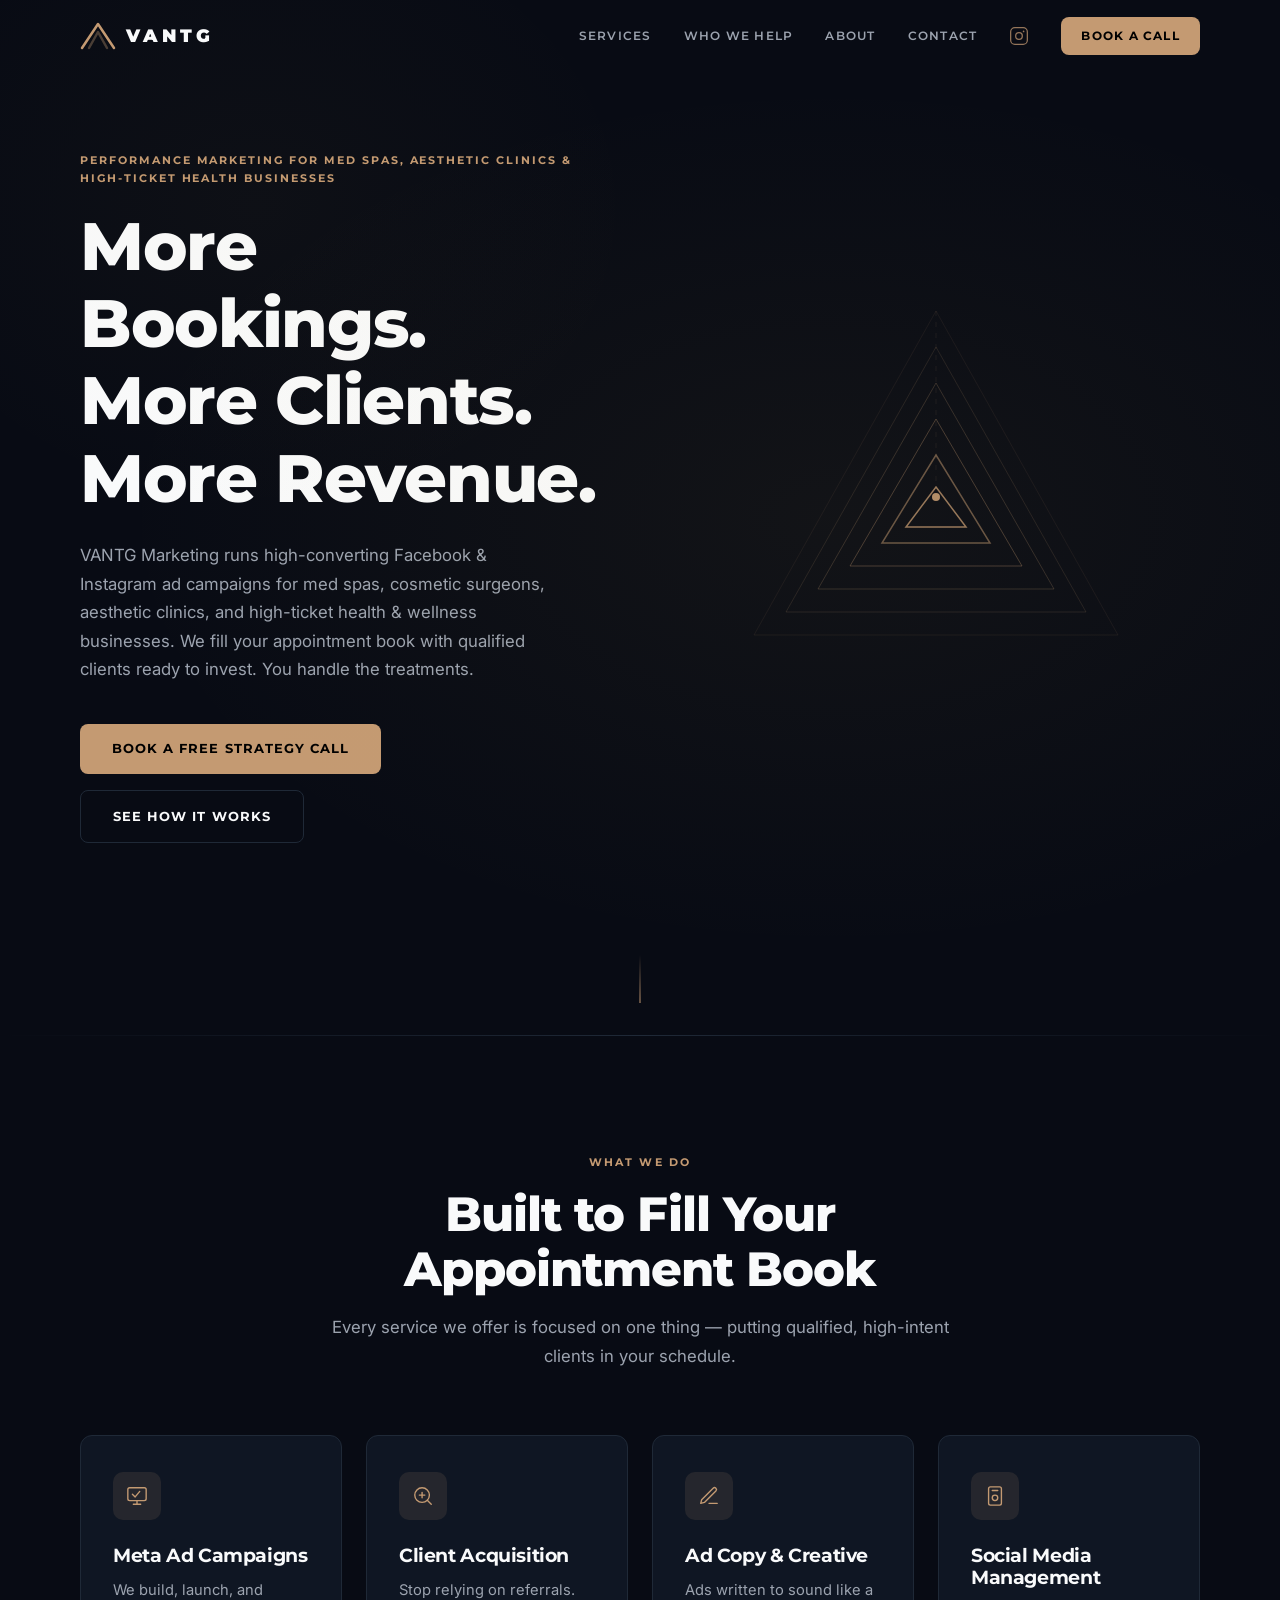
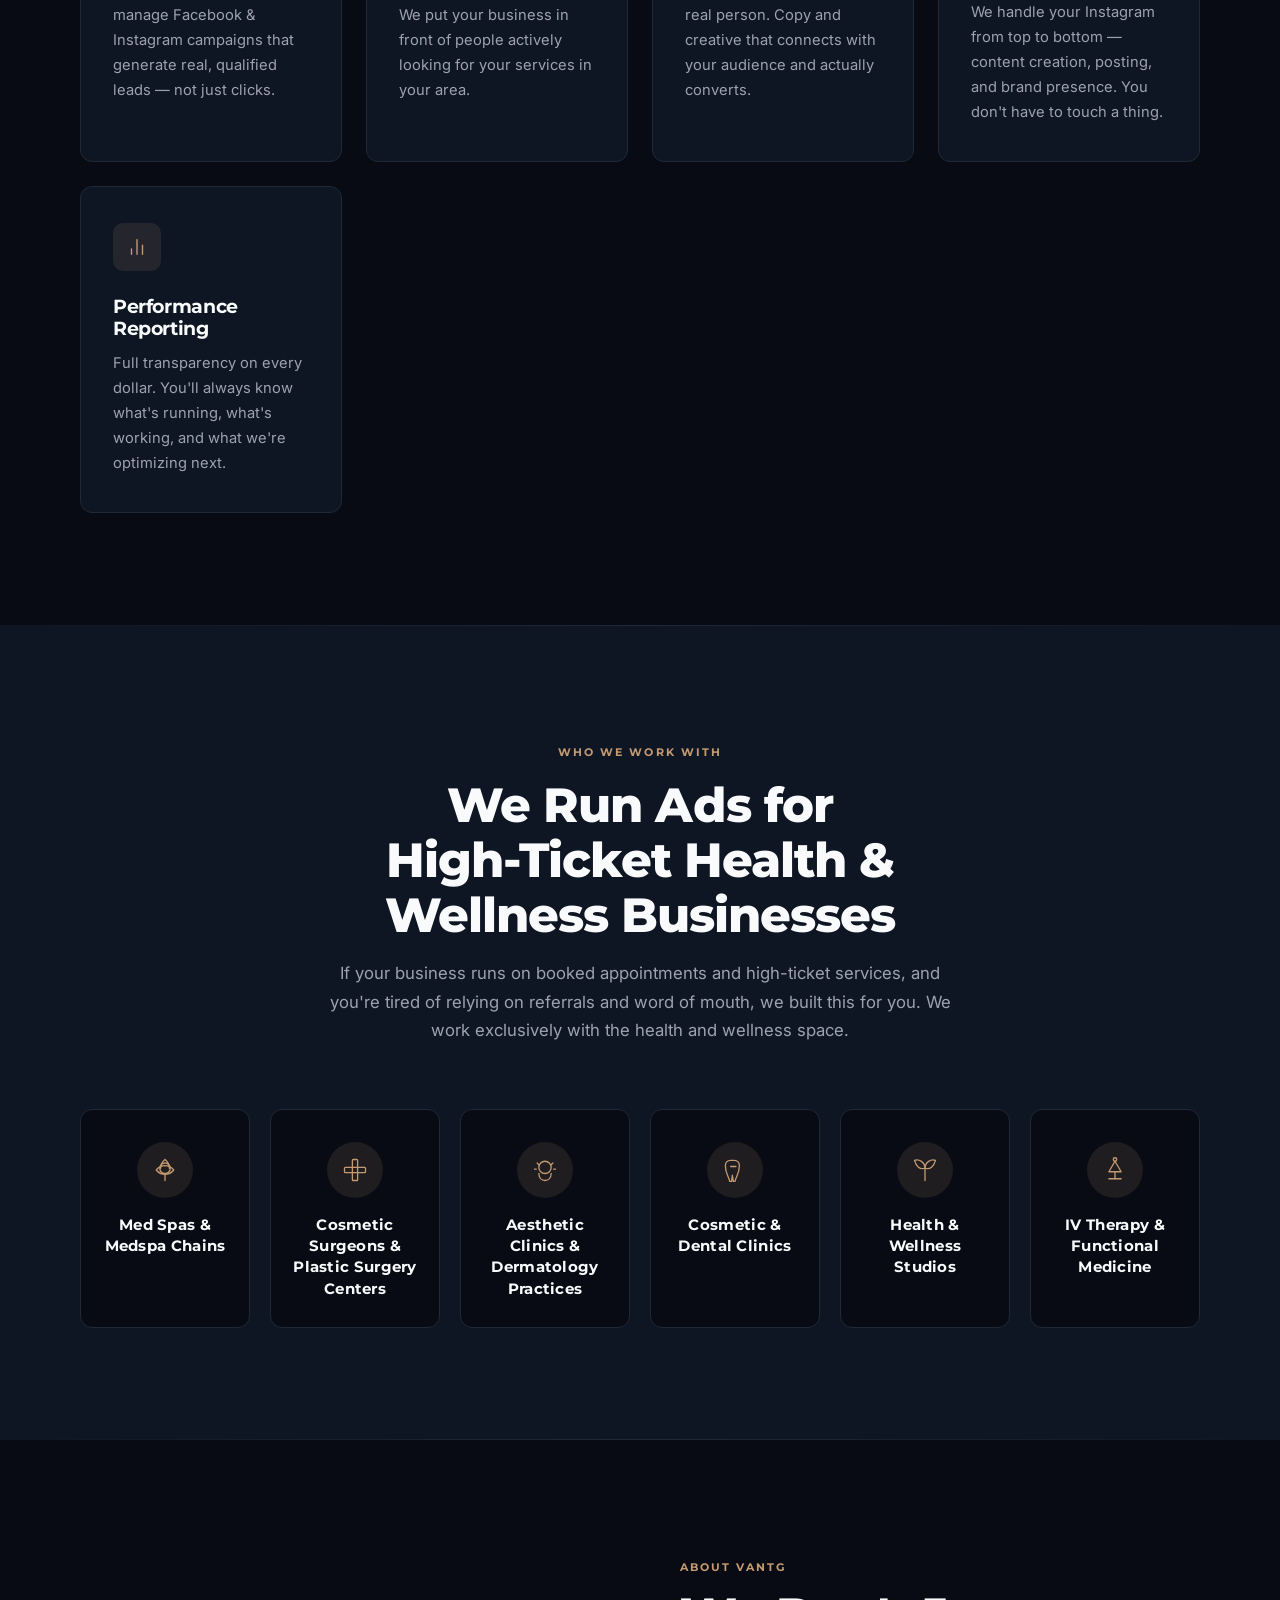
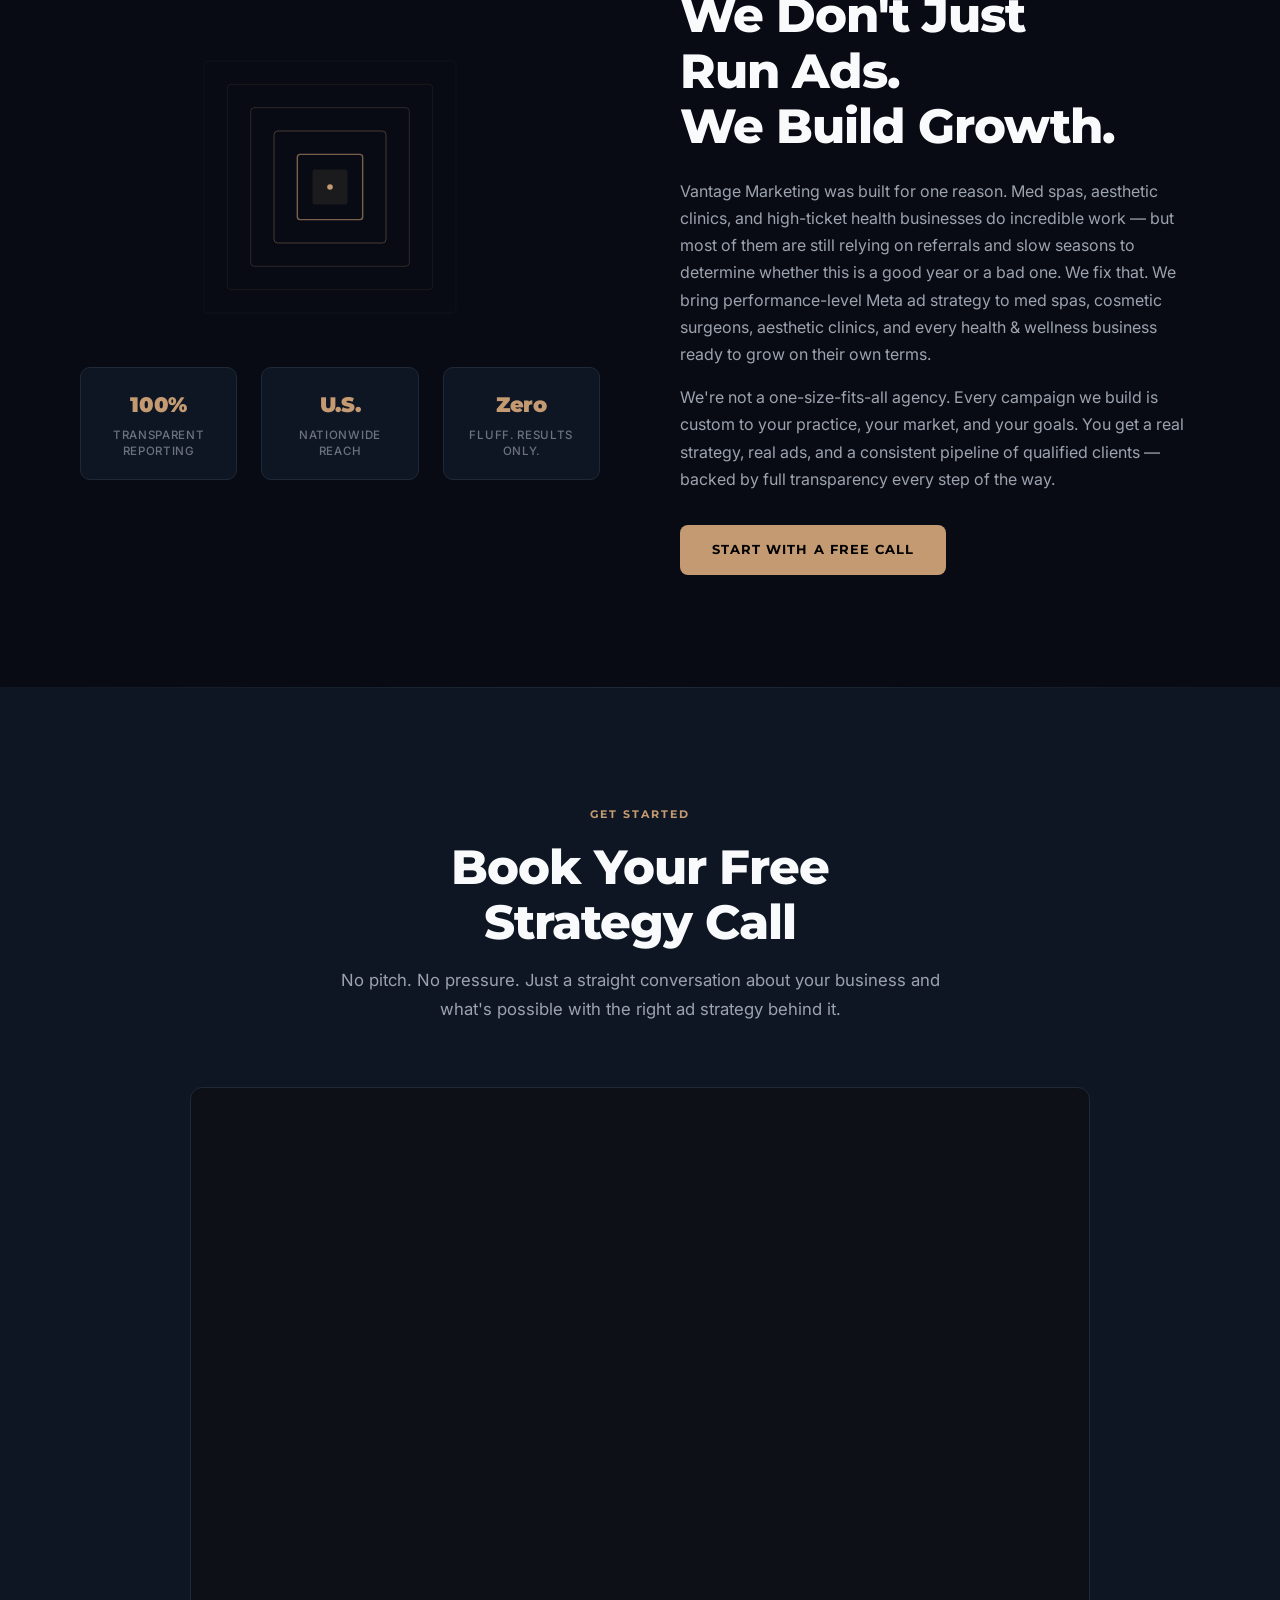
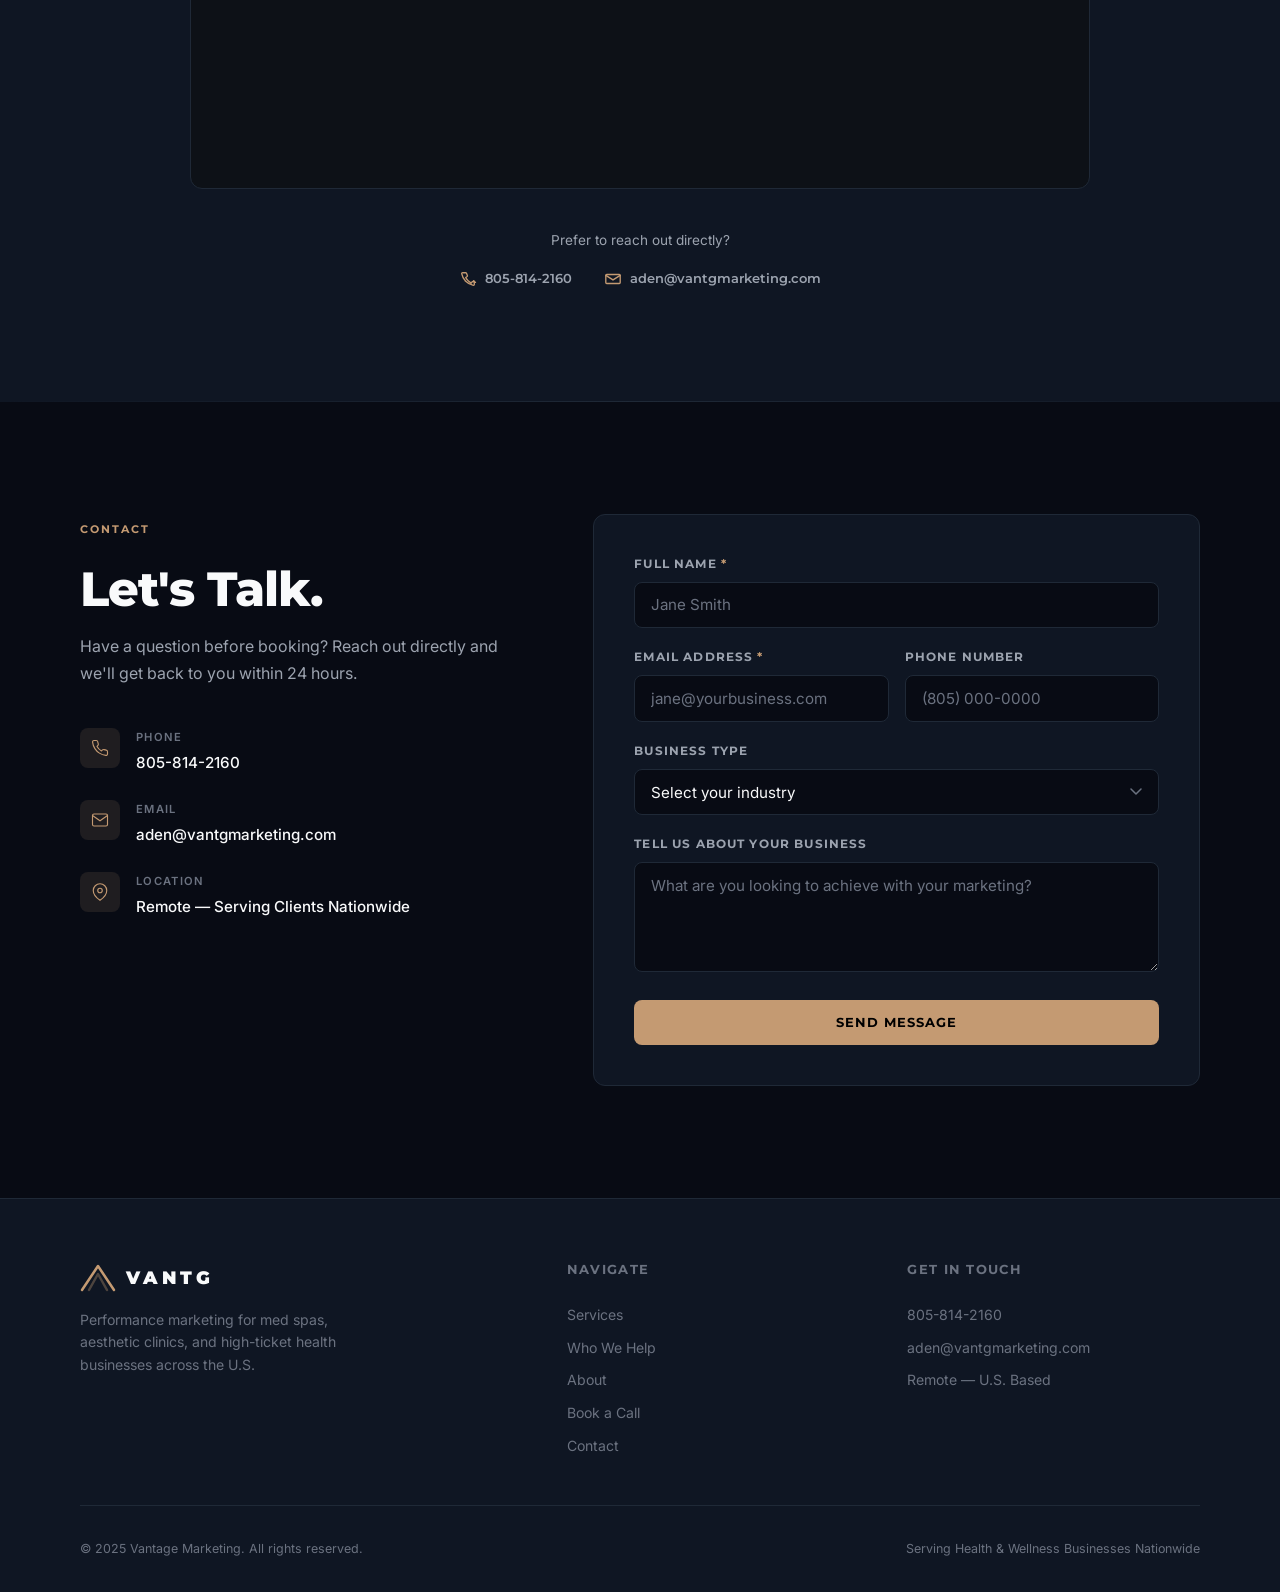
<file: index.html>
<!DOCTYPE html>
<html lang="en">
<head>
    <meta charset="UTF-8">
    <meta name="viewport" content="width=device-width, initial-scale=1.0">
    <meta name="description" content="VANTG Marketing — Performance Meta advertising for med spas, aesthetic clinics, cosmetic surgeons, and high-ticket health & wellness businesses. More bookings, more clients, more revenue.">
    <title>VANTG Marketing | Meta Ads for Health & Wellness Businesses</title>
    <link rel="preconnect" href="https://fonts.googleapis.com">
    <link rel="preconnect" href="https://fonts.gstatic.com" crossorigin>
    <link href="https://fonts.googleapis.com/css2?family=Montserrat:wght@300;400;500;600;700;800;900&family=Inter:wght@300;400;500;600&display=swap" rel="stylesheet">
    <link rel="stylesheet" href="style.css">
</head>
<body>

    <!-- ======================== NAVIGATION ======================== -->
    <nav id="navbar">
        <div class="nav-container">
            <a href="#home" class="logo">
                <svg class="logo-mark" viewBox="0 0 36 28" fill="none" xmlns="http://www.w3.org/2000/svg">
                    <path d="M2 26L18 2L34 26" stroke="#C49A72" stroke-width="2.5" stroke-linecap="round" stroke-linejoin="round"/>
                    <path d="M9 26L18 10L27 26" stroke="#C49A72" stroke-width="2.5" stroke-linecap="round" stroke-linejoin="round" opacity="0.35"/>
                </svg>
                <span class="logo-text">VANTG</span>
            </a>
            <div class="nav-links">
                <a href="#services">Services</a>
                <a href="#who-we-help">Who We Help</a>
                <a href="#about">About</a>
                <a href="#contact">Contact</a>
                <a href="https://www.instagram.com/vantg.marketing" target="_blank" rel="noopener noreferrer" class="nav-instagram" aria-label="Instagram">
                    <svg viewBox="0 0 24 24" fill="none" xmlns="http://www.w3.org/2000/svg" width="20" height="20">
                        <rect x="2" y="2" width="20" height="20" rx="5" stroke="#C49A72" stroke-width="1.5"/>
                        <circle cx="12" cy="12" r="4" stroke="#C49A72" stroke-width="1.5"/>
                        <circle cx="17.5" cy="6.5" r="1" fill="#C49A72"/>
                    </svg>
                </a>
                <a href="#book" class="btn-nav">Book a Call</a>
            </div>
            <button class="nav-toggle" id="navToggle" aria-label="Toggle menu">
                <span></span>
                <span></span>
                <span></span>
            </button>
        </div>
        <div class="nav-mobile" id="navMobile">
            <a href="#services" class="mobile-link">Services</a>
            <a href="#who-we-help" class="mobile-link">Who We Help</a>
            <a href="#about" class="mobile-link">About</a>
            <a href="#contact" class="mobile-link">Contact</a>
            <a href="https://www.instagram.com/vantg.marketing" target="_blank" rel="noopener noreferrer" class="mobile-link">Instagram</a>
            <a href="#book" class="mobile-link mobile-cta">Book a Free Call</a>
        </div>
    </nav>

    <!-- ======================== HERO ======================== -->
    <section class="hero" id="home">
        <div class="hero-inner">
            <div class="hero-content">
                <div class="hero-label">Performance Marketing for Med Spas, Aesthetic Clinics & High-Ticket Health Businesses</div>
                <h1>More Bookings.<br>More Clients.<br>More Revenue.</h1>
                <p>VANTG Marketing runs high-converting Facebook & Instagram ad campaigns for med spas, cosmetic surgeons, aesthetic clinics, and high-ticket health & wellness businesses. We fill your appointment book with qualified clients ready to invest. You handle the treatments.</p>
                <div class="hero-cta">
                    <a href="#book" class="btn-primary">Book a Free Strategy Call</a>
                    <a href="#services" class="btn-secondary">See How It Works</a>
                </div>
            </div>
            <div class="hero-visual" aria-hidden="true">
                <svg viewBox="0 0 420 420" fill="none" xmlns="http://www.w3.org/2000/svg">
                    <polygon points="210,24 392,348 28,348" stroke="#C49A72" stroke-width="1" fill="none" opacity="0.08"/>
                    <polygon points="210,60 360,325 60,325" stroke="#C49A72" stroke-width="1" fill="none" opacity="0.14"/>
                    <polygon points="210,96 328,302 92,302" stroke="#C49A72" stroke-width="1" fill="none" opacity="0.22"/>
                    <polygon points="210,132 296,279 124,279" stroke="#C49A72" stroke-width="1" fill="none" opacity="0.32"/>
                    <polygon points="210,168 264,256 156,256" stroke="#C49A72" stroke-width="1.5" fill="none" opacity="0.5"/>
                    <polygon points="210,200 240,240 180,240" stroke="#C49A72" stroke-width="1.5" fill="none" opacity="0.75"/>
                    <circle cx="210" cy="210" r="4" fill="#C49A72" opacity="0.9"/>
                    <line x1="210" y1="24" x2="210" y2="200" stroke="#C49A72" stroke-width="0.75" opacity="0.12" stroke-dasharray="5 6"/>
                </svg>
            </div>
        </div>
        <div class="hero-scroll-indicator" aria-hidden="true">
            <span></span>
        </div>
    </section>

    <!-- ======================== SERVICES ======================== -->
    <section class="services" id="services">
        <div class="container">
            <div class="section-header">
                <span class="section-label">What We Do</span>
                <h2>Built to Fill Your<br>Appointment Book</h2>
                <p>Every service we offer is focused on one thing — putting qualified, high-intent clients in your schedule.</p>
            </div>
            <div class="services-grid">
                <div class="service-card reveal">
                    <div class="service-icon">
                        <svg viewBox="0 0 24 24" fill="none" xmlns="http://www.w3.org/2000/svg">
                            <rect x="2" y="3" width="20" height="14" rx="2" stroke="#C49A72" stroke-width="1.5"/>
                            <path d="M8 21h8M12 17v4" stroke="#C49A72" stroke-width="1.5" stroke-linecap="round"/>
                            <path d="M7 10l3 3 5-6" stroke="#C49A72" stroke-width="1.5" stroke-linecap="round" stroke-linejoin="round"/>
                        </svg>
                    </div>
                    <h3>Meta Ad Campaigns</h3>
                    <p>We build, launch, and manage Facebook & Instagram campaigns that generate real, qualified leads — not just clicks.</p>
                </div>
                <div class="service-card reveal">
                    <div class="service-icon">
                        <svg viewBox="0 0 24 24" fill="none" xmlns="http://www.w3.org/2000/svg">
                            <circle cx="11" cy="11" r="8" stroke="#C49A72" stroke-width="1.5"/>
                            <path d="M21 21l-4.35-4.35" stroke="#C49A72" stroke-width="1.5" stroke-linecap="round"/>
                            <path d="M11 8v6M8 11h6" stroke="#C49A72" stroke-width="1.5" stroke-linecap="round"/>
                        </svg>
                    </div>
                    <h3>Client Acquisition</h3>
                    <p>Stop relying on referrals. We put your business in front of people actively looking for your services in your area.</p>
                </div>
                <div class="service-card reveal">
                    <div class="service-icon">
                        <svg viewBox="0 0 24 24" fill="none" xmlns="http://www.w3.org/2000/svg">
                            <path d="M12 20h9" stroke="#C49A72" stroke-width="1.5" stroke-linecap="round"/>
                            <path d="M16.5 3.5a2.12 2.12 0 013 3L7 19l-4 1 1-4L16.5 3.5z" stroke="#C49A72" stroke-width="1.5" stroke-linecap="round" stroke-linejoin="round"/>
                        </svg>
                    </div>
                    <h3>Ad Copy & Creative</h3>
                    <p>Ads written to sound like a real person. Copy and creative that connects with your audience and actually converts.</p>
                </div>
                <div class="service-card reveal">
                    <div class="service-icon">
                        <svg viewBox="0 0 24 24" fill="none" xmlns="http://www.w3.org/2000/svg">
                            <rect x="5" y="2" width="14" height="20" rx="2" stroke="#C49A72" stroke-width="1.5"/>
                            <circle cx="12" cy="14" r="3" stroke="#C49A72" stroke-width="1.5"/>
                            <path d="M9 6h6" stroke="#C49A72" stroke-width="1.5" stroke-linecap="round"/>
                        </svg>
                    </div>
                    <h3>Social Media Management</h3>
                    <p>We handle your Instagram from top to bottom — content creation, posting, and brand presence. You don't have to touch a thing.</p>
                </div>
                <div class="service-card reveal">
                    <div class="service-icon">
                        <svg viewBox="0 0 24 24" fill="none" xmlns="http://www.w3.org/2000/svg">
                            <path d="M18 20V10M12 20V4M6 20v-6" stroke="#C49A72" stroke-width="1.5" stroke-linecap="round" stroke-linejoin="round"/>
                        </svg>
                    </div>
                    <h3>Performance Reporting</h3>
                    <p>Full transparency on every dollar. You'll always know what's running, what's working, and what we're optimizing next.</p>
                </div>
            </div>
        </div>
    </section>

    <!-- ======================== WHO WE HELP ======================== -->
    <section class="who-we-help" id="who-we-help">
        <div class="container">
            <div class="section-header">
                <span class="section-label">Who We Work With</span>
                <h2>We Run Ads for<br>High-Ticket Health & Wellness Businesses</h2>
                <p>If your business runs on booked appointments and high-ticket services, and you're tired of relying on referrals and word of mouth, we built this for you. We work exclusively with the health and wellness space.</p>
            </div>
            <div class="industries-grid">
                <div class="industry-card reveal">
                    <div class="industry-icon">
                        <svg viewBox="0 0 32 32" fill="none" xmlns="http://www.w3.org/2000/svg">
                            <circle cx="16" cy="14" r="6" stroke="#C49A72" stroke-width="1.5"/>
                            <path d="M16 4C16 4 11 8 11 14M16 4C16 4 21 8 21 14" stroke="#C49A72" stroke-width="1.5" stroke-linecap="round"/>
                            <path d="M6 16C6 16 10 11 16 11M6 16C6 16 10 21 16 21" stroke="#C49A72" stroke-width="1.5" stroke-linecap="round"/>
                            <path d="M26 16C26 16 22 11 16 11M26 16C26 16 22 21 16 21" stroke="#C49A72" stroke-width="1.5" stroke-linecap="round"/>
                            <path d="M16 28v-7" stroke="#C49A72" stroke-width="1.5" stroke-linecap="round"/>
                        </svg>
                    </div>
                    <h4>Med Spas &<br>Medspa Chains</h4>
                </div>
                <div class="industry-card reveal">
                    <div class="industry-icon">
                        <svg viewBox="0 0 32 32" fill="none" xmlns="http://www.w3.org/2000/svg">
                            <rect x="13" y="4" width="6" height="24" rx="1" stroke="#C49A72" stroke-width="1.5"/>
                            <rect x="4" y="13" width="24" height="6" rx="1" stroke="#C49A72" stroke-width="1.5"/>
                        </svg>
                    </div>
                    <h4>Cosmetic Surgeons &<br>Plastic Surgery Centers</h4>
                </div>
                <div class="industry-card reveal">
                    <div class="industry-icon">
                        <svg viewBox="0 0 32 32" fill="none" xmlns="http://www.w3.org/2000/svg">
                            <circle cx="16" cy="13" r="7" stroke="#C49A72" stroke-width="1.5"/>
                            <path d="M9 20c0 5 3 8 7 8s7-3 7-8" stroke="#C49A72" stroke-width="1.5" stroke-linecap="round"/>
                            <path d="M7 8l2 2M25 8l-2 2" stroke="#C49A72" stroke-width="1.5" stroke-linecap="round"/>
                            <path d="M4 15h2M26 15h2" stroke="#C49A72" stroke-width="1.5" stroke-linecap="round"/>
                        </svg>
                    </div>
                    <h4>Aesthetic Clinics &<br>Dermatology Practices</h4>
                </div>
                <div class="industry-card reveal">
                    <div class="industry-icon">
                        <svg viewBox="0 0 32 32" fill="none" xmlns="http://www.w3.org/2000/svg">
                            <path d="M11 5C7 5 5 8 5 11c0 9 4 13 5 18h2l1-7 1 7h2c1-5 5-9 5-18 0-3-2-6-6-6h-4z" stroke="#C49A72" stroke-width="1.5" stroke-linecap="round" stroke-linejoin="round"/>
                            <path d="M11 12h6" stroke="#C49A72" stroke-width="1.5" stroke-linecap="round"/>
                        </svg>
                    </div>
                    <h4>Cosmetic &<br>Dental Clinics</h4>
                </div>
                <div class="industry-card reveal">
                    <div class="industry-icon">
                        <svg viewBox="0 0 32 32" fill="none" xmlns="http://www.w3.org/2000/svg">
                            <path d="M16 28V14" stroke="#C49A72" stroke-width="1.5" stroke-linecap="round"/>
                            <path d="M16 14C16 7 9 3 4 5c2 7 6 11 12 9" stroke="#C49A72" stroke-width="1.5" stroke-linecap="round" stroke-linejoin="round"/>
                            <path d="M16 14C16 7 23 3 28 5c-2 7-6 11-12 9" stroke="#C49A72" stroke-width="1.5" stroke-linecap="round" stroke-linejoin="round"/>
                        </svg>
                    </div>
                    <h4>Health & Wellness<br>Studios</h4>
                </div>
                <div class="industry-card reveal">
                    <div class="industry-icon">
                        <svg viewBox="0 0 32 32" fill="none" xmlns="http://www.w3.org/2000/svg">
                            <path d="M16 6L9 18h14L16 6z" stroke="#C49A72" stroke-width="1.5" stroke-linecap="round" stroke-linejoin="round"/>
                            <path d="M16 18v8" stroke="#C49A72" stroke-width="1.5" stroke-linecap="round"/>
                            <path d="M9 26h14" stroke="#C49A72" stroke-width="1.5" stroke-linecap="round"/>
                            <circle cx="16" cy="4" r="2" stroke="#C49A72" stroke-width="1.5"/>
                        </svg>
                    </div>
                    <h4>IV Therapy &<br>Functional Medicine</h4>
                </div>
            </div>
        </div>
    </section>

    <!-- ======================== ABOUT ======================== -->
    <section class="about" id="about">
        <div class="container">
            <div class="about-grid">
                <div class="about-visual" aria-hidden="true">
                    <div class="about-geo-wrap">
                        <svg viewBox="0 0 300 300" fill="none" xmlns="http://www.w3.org/2000/svg">
                            <rect x="15" y="15" width="270" height="270" rx="4" stroke="#C49A72" stroke-width="0.75" opacity="0.08"/>
                            <rect x="40" y="40" width="220" height="220" rx="4" stroke="#C49A72" stroke-width="0.75" opacity="0.14"/>
                            <rect x="65" y="65" width="170" height="170" rx="4" stroke="#C49A72" stroke-width="1" opacity="0.22"/>
                            <rect x="90" y="90" width="120" height="120" rx="4" stroke="#C49A72" stroke-width="1" opacity="0.36"/>
                            <rect x="115" y="115" width="70" height="70" rx="3" stroke="#C49A72" stroke-width="1.5" opacity="0.6"/>
                            <rect x="132" y="132" width="36" height="36" rx="2" fill="#C49A72" opacity="0.1" stroke="#C49A72" stroke-width="1.5"/>
                            <circle cx="150" cy="150" r="3" fill="#C49A72"/>
                        </svg>
                    </div>
                    <div class="about-stats">
                        <div class="stat reveal">
                            <span class="stat-num">100%</span>
                            <span class="stat-label">Transparent Reporting</span>
                        </div>
                        <div class="stat reveal">
                            <span class="stat-num">U.S.</span>
                            <span class="stat-label">Nationwide Reach</span>
                        </div>
                        <div class="stat reveal">
                            <span class="stat-num">Zero</span>
                            <span class="stat-label">Fluff. Results Only.</span>
                        </div>
                    </div>
                </div>
                <div class="about-content">
                    <span class="section-label">About VANTG</span>
                    <h2>We Don't Just<br>Run Ads.<br>We Build Growth.</h2>
                    <p>Vantage Marketing was built for one reason. Med spas, aesthetic clinics, and high-ticket health businesses do incredible work — but most of them are still relying on referrals and slow seasons to determine whether this is a good year or a bad one. We fix that. We bring performance-level Meta ad strategy to med spas, cosmetic surgeons, aesthetic clinics, and every health & wellness business ready to grow on their own terms.</p>
                    <p>We're not a one-size-fits-all agency. Every campaign we build is custom to your practice, your market, and your goals. You get a real strategy, real ads, and a consistent pipeline of qualified clients — backed by full transparency every step of the way.</p>
                    <div class="about-cta">
                        <a href="#book" class="btn-primary">Start With a Free Call</a>
                    </div>
                </div>
            </div>
        </div>
    </section>

    <!-- ======================== BOOKING ======================== -->
    <section class="booking" id="book">
        <div class="container">
            <div class="section-header">
                <span class="section-label">Get Started</span>
                <h2>Book Your Free<br>Strategy Call</h2>
                <p>No pitch. No pressure. Just a straight conversation about your business and what's possible with the right ad strategy behind it.</p>
            </div>

            <!--
                BOOKING SETUP INSTRUCTIONS:
                1. Go to calendly.com and create a free account
                2. Create a new event type called "30-min Strategy Call"
                3. Copy your event link (it will look like: calendly.com/your-name/30min)
                4. Replace the data-url value below with your Calendly link
                5. The ?hide_gdpr_banner=1&background_color=0d1117&text_color=f9fafb&primary_color=c49a72
                   parameters customize the widget to match the site design
            -->
            <div class="calendly-wrapper">
                <div class="calendly-inline-widget"
                     data-url="https://calendly.com/adenrobles/30min?hide_gdpr_banner=1&background_color=0d1117&text_color=f9fafb&primary_color=c49a72"
                     style="min-width:320px;height:700px;">
                </div>
                <script type="text/javascript" src="https://assets.calendly.com/assets/external/widget.js" async></script>
            </div>

            <div class="booking-fallback" id="bookingFallback">
                <p>Prefer to reach out directly?</p>
                <div class="fallback-options">
                    <a href="tel:8058142160" class="fallback-link">
                        <svg viewBox="0 0 20 20" fill="none"><path d="M18.3 13.8l-2.5-1a1 1 0 00-1.1.3l-1.1 1.4a15.2 15.2 0 01-6.1-6.1L9 7.3a1 1 0 00.3-1.1l-1-2.5A1 1 0 007.4 3H4a1 1 0 00-1 1.1A16 16 0 0015.9 17a1 1 0 001.1-1v-3.4a1 1 0 00-.7-.8z" stroke="#C49A72" stroke-width="1.5" stroke-linecap="round" stroke-linejoin="round"/></svg>
                        805-814-2160
                    </a>
                    <a href="mailto:aden@vantgmarketing.com" class="fallback-link">
                        <svg viewBox="0 0 20 20" fill="none"><path d="M3 5h14a1 1 0 011 1v8a1 1 0 01-1 1H3a1 1 0 01-1-1V6a1 1 0 011-1z" stroke="#C49A72" stroke-width="1.5"/><polyline points="2,6 10,11 18,6" stroke="#C49A72" stroke-width="1.5" stroke-linecap="round"/></svg>
                        aden@vantgmarketing.com
                    </a>
                </div>
            </div>
        </div>
    </section>

    <!-- ======================== CONTACT ======================== -->
    <section class="contact" id="contact">
        <div class="container">
            <div class="contact-grid">
                <div class="contact-info">
                    <span class="section-label">Contact</span>
                    <h2>Let's Talk.</h2>
                    <p>Have a question before booking? Reach out directly and we'll get back to you within 24 hours.</p>
                    <div class="contact-details">
                        <div class="contact-item">
                            <div class="contact-icon">
                                <svg viewBox="0 0 24 24" fill="none"><path d="M22 16.9v3a2 2 0 01-2.2 2 19.8 19.8 0 01-8.6-3.1 19.5 19.5 0 01-6-6 19.8 19.8 0 01-3.1-8.7A2 2 0 014 2h3a2 2 0 012 1.7c.1 1 .4 1.9.7 2.8a2 2 0 01-.5 2.1L8 9.9a16 16 0 006 6l1.3-1.3a2 2 0 012.1-.4c.9.3 1.8.6 2.8.7A2 2 0 0122 17z" stroke="#C49A72" stroke-width="1.5" stroke-linecap="round" stroke-linejoin="round"/></svg>
                            </div>
                            <div>
                                <span class="contact-label">Phone</span>
                                <a href="tel:8058142160" class="contact-value">805-814-2160</a>
                            </div>
                        </div>
                        <div class="contact-item">
                            <div class="contact-icon">
                                <svg viewBox="0 0 24 24" fill="none"><rect x="2" y="4" width="20" height="16" rx="2" stroke="#C49A72" stroke-width="1.5"/><polyline points="2,6 12,13 22,6" stroke="#C49A72" stroke-width="1.5" stroke-linecap="round"/></svg>
                            </div>
                            <div>
                                <span class="contact-label">Email</span>
                                <a href="mailto:aden@vantgmarketing.com" class="contact-value">aden@vantgmarketing.com</a>
                            </div>
                        </div>
                        <div class="contact-item">
                            <div class="contact-icon">
                                <svg viewBox="0 0 24 24" fill="none"><path d="M21 10c0 7-9 13-9 13S3 17 3 10a9 9 0 0118 0z" stroke="#C49A72" stroke-width="1.5"/><circle cx="12" cy="10" r="3" stroke="#C49A72" stroke-width="1.5"/></svg>
                            </div>
                            <div>
                                <span class="contact-label">Location</span>
                                <span class="contact-value">Remote — Serving Clients Nationwide</span>
                            </div>
                        </div>
                    </div>
                </div>

                <div class="contact-form-wrapper">
                    <!--
                        CONTACT FORM SETUP:
                        1. Go to formspree.io and create a free account
                        2. Click "New Form", name it "VANTG Contact"
                        3. Copy your form endpoint (looks like: https://formspree.io/f/xxxxxxxx)
                        4. Replace the action URL below with your endpoint
                    -->
                    <form class="contact-form" id="contactForm" action="https://formspree.io/f/mgodrewp" method="POST">
                        <div class="form-group">
                            <label for="name">Full Name <span class="required">*</span></label>
                            <input type="text" id="name" name="name" placeholder="Jane Smith" required autocomplete="name">
                        </div>
                        <div class="form-row">
                            <div class="form-group">
                                <label for="email">Email Address <span class="required">*</span></label>
                                <input type="email" id="email" name="email" placeholder="jane@yourbusiness.com" required autocomplete="email">
                            </div>
                            <div class="form-group">
                                <label for="phone">Phone Number</label>
                                <input type="tel" id="phone" name="phone" placeholder="(805) 000-0000" autocomplete="tel">
                            </div>
                        </div>
                        <div class="form-group">
                            <label for="business">Business Type</label>
                            <select id="business" name="business">
                                <option value="" disabled selected>Select your industry</option>
                                <option value="med-spa">Med Spa / Medspa Chain</option>
                                <option value="cosmetic-surgeon">Cosmetic Surgeon / Plastic Surgery Center</option>
                                <option value="aesthetic-clinic">Aesthetic Clinic / Dermatology Practice</option>
                                <option value="cosmetic-dental">Cosmetic Dental Clinic</option>
                                <option value="wellness-studio">Health & Wellness Studio</option>
                                <option value="iv-therapy">IV Therapy / Functional Medicine</option>
                                <option value="other">Other Health & Wellness Business</option>
                            </select>
                        </div>
                        <div class="form-group">
                            <label for="message">Tell Us About Your Business</label>
                            <textarea id="message" name="message" rows="4" placeholder="What are you looking to achieve with your marketing?"></textarea>
                        </div>
                        <button type="submit" class="btn-primary btn-full" id="submitBtn">Send Message</button>
                        <div class="form-success" id="formSuccess">
                            ✓ Message received. We'll be in touch within 24 hours.
                        </div>
                        <div class="form-error" id="formError">
                            Something went wrong. Email us directly at <a href="mailto:aden@vantgmarketing.com">aden@vantgmarketing.com</a>
                        </div>
                    </form>
                </div>
            </div>
        </div>
    </section>

    <!-- ======================== FOOTER ======================== -->
    <footer class="footer">
        <div class="container">
            <div class="footer-grid">
                <div class="footer-brand">
                    <a href="#home" class="logo footer-logo">
                        <svg class="logo-mark" viewBox="0 0 36 28" fill="none">
                            <path d="M2 26L18 2L34 26" stroke="#C49A72" stroke-width="2.5" stroke-linecap="round" stroke-linejoin="round"/>
                            <path d="M9 26L18 10L27 26" stroke="#C49A72" stroke-width="2.5" stroke-linecap="round" stroke-linejoin="round" opacity="0.35"/>
                        </svg>
                        <span class="logo-text">VANTG</span>
                    </a>
                    <p class="footer-tagline">Performance marketing for med spas, aesthetic clinics, and high-ticket health businesses across the U.S.</p>
                </div>
                <div class="footer-links">
                    <h5>Navigate</h5>
                    <a href="#services">Services</a>
                    <a href="#who-we-help">Who We Help</a>
                    <a href="#about">About</a>
                    <a href="#book">Book a Call</a>
                    <a href="#contact">Contact</a>
                </div>
                <div class="footer-contact">
                    <h5>Get in Touch</h5>
                    <a href="tel:8058142160">805-814-2160</a>
                    <a href="mailto:aden@vantgmarketing.com">aden@vantgmarketing.com</a>
                    <span>Remote — U.S. Based</span>
                </div>
            </div>
            <div class="footer-bottom">
                <p>&copy; 2025 Vantage Marketing. All rights reserved.</p>
                <p>Serving Health & Wellness Businesses Nationwide</p>
            </div>
        </div>
    </footer>

    <script src="main.js"></script>
</body>
</html>
</file>
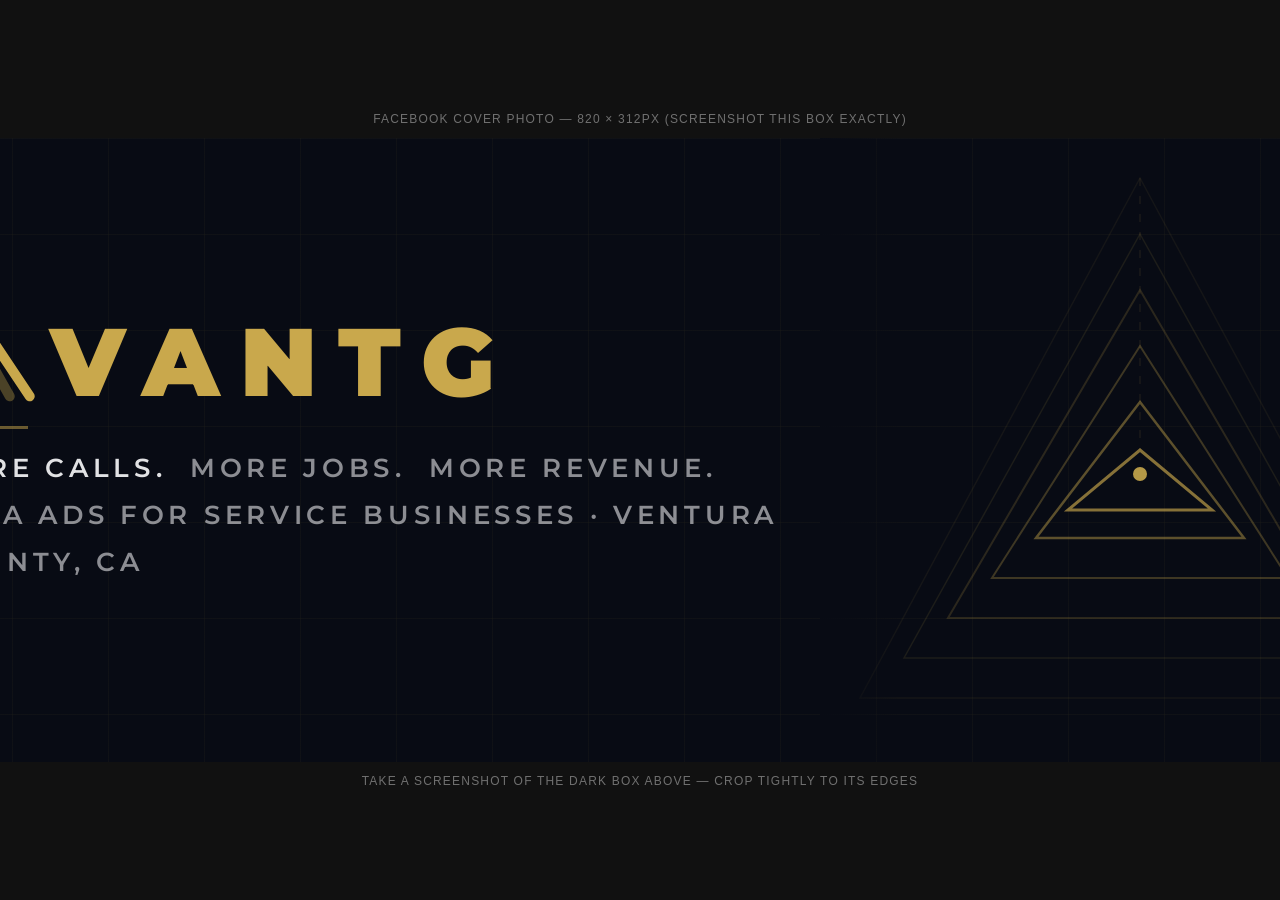
<file: cover-photo.html>
<!DOCTYPE html>
<html>
<head>
<meta charset="UTF-8">
<style>
  * { margin: 0; padding: 0; box-sizing: border-box; }

  body {
    background: #111;
    display: flex;
    flex-direction: column;
    align-items: center;
    justify-content: center;
    min-height: 100vh;
    gap: 12px;
    padding: 40px;
    font-family: sans-serif;
  }

  .label {
    color: rgba(255,255,255,0.4);
    font-size: 12px;
    letter-spacing: 0.1em;
    text-transform: uppercase;
  }

  /* COVER: 1640 x 624 (2x for crisp upload) */
  .cover {
    width: 1640px;
    height: 624px;
    background: #080B14;
    position: relative;
    overflow: hidden;
    display: flex;
    align-items: center;
    flex-shrink: 0;
  }

  /* Subtle grid lines */
  .cover::before {
    content: '';
    position: absolute;
    inset: 0;
    background-image:
      linear-gradient(rgba(201,168,76,0.04) 1px, transparent 1px),
      linear-gradient(90deg, rgba(201,168,76,0.04) 1px, transparent 1px);
    background-size: 96px 96px;
  }

  /* Gold left accent bar */
  .cover::after {
    content: '';
    position: absolute;
    left: 0;
    top: 0;
    bottom: 0;
    width: 3px;
    background: linear-gradient(to bottom, transparent, #C9A84C, transparent);
  }

  /* Left content */
  .cover-left {
    position: relative;
    z-index: 2;
    padding: 0 0 0 112px;
    display: flex;
    flex-direction: column;
    gap: 16px;
    flex: 1;
  }

  .cover-logo {
    display: flex;
    align-items: center;
    gap: 14px;
  }

  .cover-wordmark {
    font-family: 'Montserrat', sans-serif;
    font-size: 96px;
    font-weight: 900;
    letter-spacing: 0.22em;
    color: #C9A84C;
    line-height: 1;
  }

  .cover-divider {
    width: 96px;
    height: 3px;
    background: #C9A84C;
    opacity: 0.5;
  }

  .cover-tagline {
    font-family: 'Montserrat', sans-serif;
    font-size: 26px;
    font-weight: 600;
    letter-spacing: 0.18em;
    text-transform: uppercase;
    color: rgba(249,250,251,0.55);
    line-height: 1.8;
  }

  .cover-tagline span {
    color: rgba(249,250,251,0.9);
  }

  /* Right geometric visual */
  .cover-right {
    position: relative;
    z-index: 2;
    width: 640px;
    height: 624px;
    display: flex;
    align-items: center;
    justify-content: center;
    flex-shrink: 0;
  }

  /* Fade overlay from left to transparent on right visual */
  .cover-fade {
    position: absolute;
    left: 0;
    top: 0;
    bottom: 0;
    width: 80px;
    background: linear-gradient(to right, #080B14, transparent);
    z-index: 3;
  }
</style>
<link href="https://fonts.googleapis.com/css2?family=Montserrat:wght@600;900&display=swap" rel="stylesheet">
</head>
<body>

  <div class="label">Facebook Cover Photo — 820 × 312px (screenshot this box exactly)</div>

  <div class="cover">

    <!-- Left: Logo + Tagline -->
    <div class="cover-left">
      <div class="cover-logo">
        <svg width="104" height="80" viewBox="0 0 36 28" fill="none">
          <path d="M2 26L18 2L34 26" stroke="#C9A84C" stroke-width="3.5" stroke-linecap="round" stroke-linejoin="round"/>
          <path d="M9 26L18 10L27 26" stroke="#C9A84C" stroke-width="3.5" stroke-linecap="round" stroke-linejoin="round" opacity="0.35"/>
        </svg>
        <span class="cover-wordmark">VANTG</span>
      </div>
      <div class="cover-divider"></div>
      <div class="cover-tagline">
        <span>More Calls.</span> &nbsp;More Jobs. &nbsp;More Revenue.<br>
        Meta Ads for Service Businesses · Ventura County, CA
      </div>
    </div>

    <!-- Right: Geometric nested triangles -->
    <div class="cover-right">
      <div class="cover-fade"></div>
      <svg viewBox="0 0 320 312" fill="none" width="640" height="624">
        <!-- Nested triangles centered -->
        <polygon points="160,20 300,280 20,280" stroke="#C9A84C" stroke-width="0.75" fill="none" opacity="0.07"/>
        <polygon points="160,48 278,260 42,260" stroke="#C9A84C" stroke-width="0.75" fill="none" opacity="0.11"/>
        <polygon points="160,76 256,240 64,240" stroke="#C9A84C" stroke-width="1" fill="none" opacity="0.18"/>
        <polygon points="160,104 234,220 86,220" stroke="#C9A84C" stroke-width="1" fill="none" opacity="0.28"/>
        <polygon points="160,132 212,200 108,200" stroke="#C9A84C" stroke-width="1.25" fill="none" opacity="0.44"/>
        <polygon points="160,156 196,186 124,186" stroke="#C9A84C" stroke-width="1.5" fill="none" opacity="0.65"/>
        <circle cx="160" cy="168" r="3.5" fill="#C9A84C" opacity="0.9"/>
        <!-- Vertical dashed line -->
        <line x1="160" y1="20" x2="160" y2="156" stroke="#C9A84C" stroke-width="0.75" opacity="0.1" stroke-dasharray="4 5"/>
        <!-- Corner accents -->
        <line x1="260" y1="40" x2="280" y2="40" stroke="#C9A84C" stroke-width="1" opacity="0.2"/>
        <line x1="280" y1="40" x2="280" y2="60" stroke="#C9A84C" stroke-width="1" opacity="0.2"/>
        <line x1="260" y1="272" x2="280" y2="272" stroke="#C9A84C" stroke-width="1" opacity="0.2"/>
        <line x1="280" y1="252" x2="280" y2="272" stroke="#C9A84C" stroke-width="1" opacity="0.2"/>
      </svg>
    </div>

  </div>

  <div class="label">Take a screenshot of the dark box above — crop tightly to its edges</div>

</body>
</html>
</file>
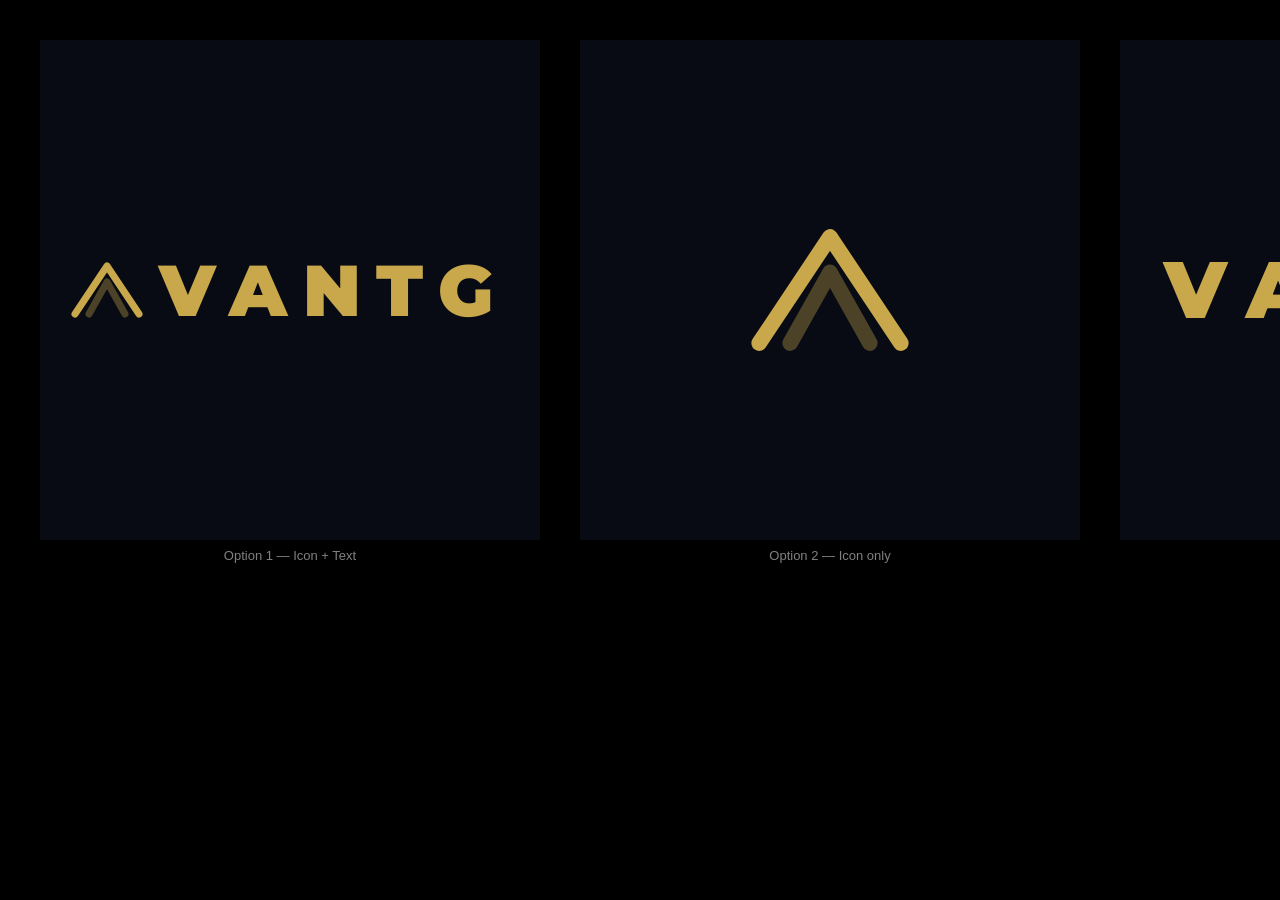
<file: logo-export.html>
<!DOCTYPE html>
<html>
<head>
<meta charset="UTF-8">
<style>
  * { margin: 0; padding: 0; box-sizing: border-box; }
  body { background: #000; display: flex; gap: 40px; padding: 40px; align-items: flex-start; }

  .frame {
    display: flex;
    align-items: center;
    justify-content: center;
    background: #080B14;
    flex-shrink: 0;
  }

  /* Version 1: Icon + Text side by side — 500x500 */
  .v1 { width: 500px; height: 500px; }

  /* Version 2: Icon only — 500x500 */
  .v2 { width: 500px; height: 500px; }

  /* Version 3: Text only — 500x500 */
  .v3 { width: 500px; height: 500px; }

  .logo {
    display: flex;
    align-items: center;
    gap: 16px;
  }

  .logo-text {
    font-family: 'Montserrat', sans-serif;
    font-size: 72px;
    font-weight: 900;
    letter-spacing: 0.22em;
    color: #C9A84C;
    line-height: 1;
  }

  .text-only {
    font-family: 'Montserrat', sans-serif;
    font-size: 80px;
    font-weight: 900;
    letter-spacing: 0.28em;
    color: #C9A84C;
    line-height: 1;
  }

  .label {
    color: #fff;
    font-family: sans-serif;
    font-size: 13px;
    margin-top: 8px;
    text-align: center;
    opacity: 0.5;
  }

  .col { display: flex; flex-direction: column; }
</style>
<link href="https://fonts.googleapis.com/css2?family=Montserrat:wght@900&display=swap" rel="stylesheet">
</head>
<body>

  <!-- VERSION 1: Logo mark + VANTG text -->
  <div class="col">
    <div class="frame v1">
      <div class="logo">
        <svg width="72" height="56" viewBox="0 0 36 28" fill="none">
          <path d="M2 26L18 2L34 26" stroke="#C9A84C" stroke-width="3.5" stroke-linecap="round" stroke-linejoin="round"/>
          <path d="M9 26L18 10L27 26" stroke="#C9A84C" stroke-width="3.5" stroke-linecap="round" stroke-linejoin="round" opacity="0.35"/>
        </svg>
        <span class="logo-text">VANTG</span>
      </div>
    </div>
    <div class="label">Option 1 — Icon + Text</div>
  </div>

  <!-- VERSION 2: Icon only -->
  <div class="col">
    <div class="frame v2">
      <svg width="160" height="124" viewBox="0 0 36 28" fill="none">
        <path d="M2 26L18 2L34 26" stroke="#C9A84C" stroke-width="3.5" stroke-linecap="round" stroke-linejoin="round"/>
        <path d="M9 26L18 10L27 26" stroke="#C9A84C" stroke-width="3.5" stroke-linecap="round" stroke-linejoin="round" opacity="0.35"/>
      </svg>
    </div>
    <div class="label">Option 2 — Icon only</div>
  </div>

  <!-- VERSION 3: Text only -->
  <div class="col">
    <div class="frame v3">
      <span class="text-only">VANTG</span>
    </div>
    <div class="label">Option 3 — Text only</div>
  </div>

</body>
</html>
</file>
<file: style.css>
/* =========================================================
   VANTG MARKETING — STYLESHEET
   ========================================================= */

/* ── Reset & Base ─────────────────────────────────────── */
*, *::before, *::after { box-sizing: border-box; margin: 0; padding: 0; }

:root {
  --bg:        #080B14;
  --bg-card:   #0F1623;
  --bg-card2:  #111827;
  --border:    #1F2937;
  --gold:      #C49A72;
  --gold-dim:  rgba(196, 154, 114, 0.12);
  --gold-mid:  rgba(196, 154, 114, 0.25);
  --white:     #F9FAFB;
  --muted:     #6B7280;
  --muted2:    #9CA3AF;
  --font-head: 'Montserrat', sans-serif;
  --font-body: 'Inter', sans-serif;
  --nav-h:     72px;
  --radius:    8px;
  --transition: 0.25s ease;
}

html {
  scroll-behavior: smooth;
  font-size: 16px;
}

body {
  background: var(--bg);
  color: var(--white);
  font-family: var(--font-body);
  line-height: 1.65;
  overflow-x: hidden;
  -webkit-font-smoothing: antialiased;
}

img, svg { display: block; }

a {
  color: inherit;
  text-decoration: none;
}

button {
  cursor: pointer;
  border: none;
  background: none;
  font-family: inherit;
}

/* ── Typography ───────────────────────────────────────── */
h1, h2, h3, h4, h5 {
  font-family: var(--font-head);
  line-height: 1.15;
  font-weight: 800;
  letter-spacing: -0.02em;
}

h1 { font-size: clamp(2.6rem, 6vw, 4.2rem); }
h2 { font-size: clamp(2rem, 4vw, 3rem); }
h3 { font-size: 1.2rem; font-weight: 700; }
h4 { font-size: 0.95rem; font-weight: 700; text-align: center; letter-spacing: 0.02em; }
h5 { font-size: 0.8rem; font-weight: 700; letter-spacing: 0.1em; text-transform: uppercase; color: var(--muted); margin-bottom: 1rem; }

p { color: var(--muted2); font-size: 1rem; line-height: 1.7; }

/* ── Layout ───────────────────────────────────────────── */
.container {
  width: 100%;
  max-width: 1200px;
  margin: 0 auto;
  padding: 0 clamp(1.25rem, 5vw, 2.5rem);
}

section { padding: 7rem 0; }

/* ── Shared Components ────────────────────────────────── */
.section-label {
  display: inline-block;
  font-family: var(--font-head);
  font-size: 0.7rem;
  font-weight: 700;
  letter-spacing: 0.18em;
  text-transform: uppercase;
  color: var(--gold);
  margin-bottom: 1rem;
}

.section-header {
  text-align: center;
  max-width: 640px;
  margin: 0 auto 4rem;
}

.section-header p {
  margin-top: 1rem;
  font-size: 1.05rem;
}

/* ── Buttons ──────────────────────────────────────────── */
.btn-primary {
  display: inline-flex;
  align-items: center;
  gap: 0.5rem;
  background: var(--gold);
  color: #000;
  font-family: var(--font-head);
  font-size: 0.82rem;
  font-weight: 700;
  letter-spacing: 0.08em;
  text-transform: uppercase;
  padding: 0.9rem 2rem;
  border-radius: var(--radius);
  transition: background var(--transition), transform var(--transition), box-shadow var(--transition);
}

.btn-primary:hover {
  background: #dbb85c;
  transform: translateY(-2px);
  box-shadow: 0 8px 32px rgba(201, 168, 76, 0.28);
}

.btn-primary:active { transform: translateY(0); }

.btn-secondary {
  display: inline-flex;
  align-items: center;
  gap: 0.5rem;
  background: transparent;
  color: var(--white);
  font-family: var(--font-head);
  font-size: 0.82rem;
  font-weight: 700;
  letter-spacing: 0.08em;
  text-transform: uppercase;
  padding: 0.9rem 2rem;
  border-radius: var(--radius);
  border: 1px solid var(--border);
  transition: border-color var(--transition), color var(--transition), transform var(--transition);
}

.btn-secondary:hover {
  border-color: var(--gold);
  color: var(--gold);
  transform: translateY(-2px);
}

.btn-full { width: 100%; justify-content: center; }

/* ── Scroll Reveal ────────────────────────────────────── */
.reveal {
  opacity: 0;
  transform: translateY(24px);
  transition: opacity 0.55s ease, transform 0.55s ease;
}

.reveal.visible {
  opacity: 1;
  transform: translateY(0);
}


/* =========================================================
   NAVIGATION
   ========================================================= */
#navbar {
  position: fixed;
  top: 0;
  left: 0;
  width: 100%;
  z-index: 1000;
  transition: background var(--transition), border-color var(--transition), box-shadow var(--transition);
}

#navbar.scrolled {
  background: rgba(8, 11, 20, 0.92);
  backdrop-filter: blur(16px);
  -webkit-backdrop-filter: blur(16px);
  border-bottom: 1px solid var(--border);
  box-shadow: 0 4px 40px rgba(0,0,0,0.4);
}

.nav-container {
  max-width: 1200px;
  margin: 0 auto;
  padding: 0 clamp(1.25rem, 5vw, 2.5rem);
  height: var(--nav-h);
  display: flex;
  align-items: center;
  justify-content: space-between;
}

/* Logo */
.logo {
  display: flex;
  align-items: center;
  gap: 10px;
  text-decoration: none;
}

.logo-mark {
  width: 36px;
  height: 28px;
  flex-shrink: 0;
}

.logo-text {
  font-family: var(--font-head);
  font-size: 1.15rem;
  font-weight: 900;
  letter-spacing: 0.22em;
  color: var(--white);
}

/* Desktop Nav Links */
.nav-links {
  display: flex;
  align-items: center;
  gap: 2rem;
}

.nav-links a {
  font-family: var(--font-head);
  font-size: 0.78rem;
  font-weight: 600;
  letter-spacing: 0.1em;
  text-transform: uppercase;
  color: var(--muted2);
  transition: color var(--transition);
  position: relative;
}

.nav-links a:not(.btn-nav)::after {
  content: '';
  position: absolute;
  bottom: -4px;
  left: 0;
  width: 0;
  height: 1px;
  background: var(--gold);
  transition: width var(--transition);
}

.nav-links a:not(.btn-nav):hover { color: var(--white); }
.nav-links a:not(.btn-nav):hover::after { width: 100%; }

.btn-nav {
  background: var(--gold);
  color: #000 !important;
  padding: 0.55rem 1.25rem;
  border-radius: var(--radius);
  font-weight: 700 !important;
  transition: background var(--transition), transform var(--transition) !important;
}

.btn-nav:hover {
  background: #dbb85c;
  transform: translateY(-1px);
}

.nav-instagram {
  display: flex;
  align-items: center;
  opacity: 0.75;
  transition: opacity var(--transition), transform var(--transition);
}

.nav-instagram:hover {
  opacity: 1;
  transform: translateY(-1px);
}

.nav-instagram::after { display: none !important; }

/* Mobile Toggle */
.nav-toggle {
  display: none;
  flex-direction: column;
  justify-content: space-between;
  width: 24px;
  height: 18px;
  padding: 0;
}

.nav-toggle span {
  display: block;
  width: 100%;
  height: 2px;
  background: var(--white);
  border-radius: 2px;
  transition: transform 0.3s ease, opacity 0.3s ease;
}

.nav-toggle.open span:nth-child(1) { transform: translateY(8px) rotate(45deg); }
.nav-toggle.open span:nth-child(2) { opacity: 0; transform: scaleX(0); }
.nav-toggle.open span:nth-child(3) { transform: translateY(-8px) rotate(-45deg); }

/* Mobile Menu */
.nav-mobile {
  display: none;
  flex-direction: column;
  background: rgba(8, 11, 20, 0.97);
  backdrop-filter: blur(16px);
  border-top: 1px solid var(--border);
  overflow: hidden;
  max-height: 0;
  transition: max-height 0.4s ease;
}

.nav-mobile.open { max-height: 400px; }

.mobile-link {
  font-family: var(--font-head);
  font-size: 0.85rem;
  font-weight: 600;
  letter-spacing: 0.1em;
  text-transform: uppercase;
  color: var(--muted2);
  padding: 1rem clamp(1.25rem, 5vw, 2.5rem);
  border-bottom: 1px solid var(--border);
  transition: color var(--transition), background var(--transition);
}

.mobile-link:hover { color: var(--white); background: rgba(255,255,255,0.03); }

.mobile-cta {
  color: var(--gold) !important;
  font-weight: 700;
}


/* =========================================================
   HERO
   ========================================================= */
.hero {
  min-height: 100vh;
  display: flex;
  flex-direction: column;
  justify-content: center;
  padding-top: var(--nav-h);
  position: relative;
  overflow: hidden;
}

.hero::before {
  content: '';
  position: absolute;
  inset: 0;
  background:
    radial-gradient(ellipse 80% 60% at 65% 50%, rgba(201,168,76,0.055) 0%, transparent 70%),
    radial-gradient(ellipse 50% 50% at 20% 20%, rgba(201,168,76,0.03) 0%, transparent 60%);
  pointer-events: none;
}

.hero-inner {
  display: grid;
  grid-template-columns: 1fr 1fr;
  align-items: center;
  gap: 4rem;
  max-width: 1200px;
  margin: 0 auto;
  padding: 5rem clamp(1.25rem, 5vw, 2.5rem) 5rem;
  width: 100%;
}

.hero-label {
  font-family: var(--font-head);
  font-size: 0.68rem;
  font-weight: 700;
  letter-spacing: 0.18em;
  text-transform: uppercase;
  color: var(--gold);
  margin-bottom: 1.25rem;
}

.hero-content h1 {
  color: var(--white);
  margin-bottom: 1.5rem;
}

.hero-content p {
  font-size: 1.05rem;
  max-width: 480px;
  margin-bottom: 2.5rem;
}

.hero-cta {
  display: flex;
  align-items: center;
  gap: 1rem;
  flex-wrap: wrap;
}

.hero-visual {
  display: flex;
  justify-content: center;
  align-items: center;
}

.hero-visual svg {
  width: min(420px, 100%);
  height: auto;
  animation: heroFloat 8s ease-in-out infinite;
}

@keyframes heroFloat {
  0%, 100% { transform: translateY(0); }
  50%       { transform: translateY(-12px); }
}

.hero-scroll-indicator {
  position: absolute;
  bottom: 2rem;
  left: 50%;
  transform: translateX(-50%);
  display: flex;
  flex-direction: column;
  align-items: center;
}

.hero-scroll-indicator span {
  display: block;
  width: 1px;
  height: 48px;
  background: linear-gradient(to bottom, transparent, var(--gold));
  animation: scrollLine 2s ease-in-out infinite;
}

@keyframes scrollLine {
  0%   { transform: scaleY(0); transform-origin: top; opacity: 0; }
  50%  { transform: scaleY(1); transform-origin: top; opacity: 1; }
  100% { transform: scaleY(0); transform-origin: bottom; opacity: 0; }
}


/* =========================================================
   SERVICES
   ========================================================= */
.services {
  background: var(--bg);
  position: relative;
}

.services::before {
  content: '';
  position: absolute;
  top: 0;
  left: 0;
  right: 0;
  height: 1px;
  background: linear-gradient(90deg, transparent, var(--border), transparent);
}

.services-grid {
  display: grid;
  grid-template-columns: repeat(auto-fit, minmax(260px, 1fr));
  gap: 1.5rem;
}

.service-card {
  background: var(--bg-card);
  border: 1px solid var(--border);
  border-radius: 12px;
  padding: 2.25rem 2rem;
  transition: border-color var(--transition), transform var(--transition), box-shadow var(--transition);
  position: relative;
  overflow: hidden;
}

.service-card::before {
  content: '';
  position: absolute;
  top: 0;
  left: 0;
  right: 0;
  height: 2px;
  background: linear-gradient(90deg, transparent, var(--gold), transparent);
  opacity: 0;
  transition: opacity var(--transition);
}

.service-card:hover {
  border-color: rgba(201, 168, 76, 0.3);
  transform: translateY(-4px);
  box-shadow: 0 16px 48px rgba(0,0,0,0.4);
}

.service-card:hover::before { opacity: 1; }

.service-icon {
  width: 48px;
  height: 48px;
  display: flex;
  align-items: center;
  justify-content: center;
  background: var(--gold-dim);
  border-radius: 10px;
  margin-bottom: 1.5rem;
}

.service-icon svg {
  width: 22px;
  height: 22px;
}

.service-card h3 {
  color: var(--white);
  margin-bottom: 0.75rem;
}

.service-card p { font-size: 0.92rem; }


/* =========================================================
   WHO WE HELP
   ========================================================= */
.who-we-help {
  background: var(--bg-card);
  position: relative;
}

.who-we-help::before,
.who-we-help::after {
  content: '';
  position: absolute;
  left: 0;
  right: 0;
  height: 1px;
  background: linear-gradient(90deg, transparent, var(--border), transparent);
}

.who-we-help::before { top: 0; }
.who-we-help::after { bottom: 0; }

.industries-grid {
  display: grid;
  grid-template-columns: repeat(auto-fit, minmax(160px, 1fr));
  gap: 1.25rem;
}

.industry-card {
  background: var(--bg);
  border: 1px solid var(--border);
  border-radius: 12px;
  padding: 2rem 1.25rem 1.75rem;
  display: flex;
  flex-direction: column;
  align-items: center;
  gap: 1rem;
  transition: border-color var(--transition), transform var(--transition);
  cursor: default;
}

.industry-card:hover {
  border-color: rgba(201, 168, 76, 0.35);
  transform: translateY(-3px);
}

.industry-icon {
  width: 56px;
  height: 56px;
  display: flex;
  align-items: center;
  justify-content: center;
  background: var(--gold-dim);
  border-radius: 50%;
}

.industry-icon svg {
  width: 28px;
  height: 28px;
}

.industry-card h4 {
  color: var(--white);
  line-height: 1.4;
}


/* =========================================================
   ABOUT
   ========================================================= */
.about { background: var(--bg); }

.about-grid {
  display: grid;
  grid-template-columns: 1fr 1fr;
  gap: 5rem;
  align-items: center;
}

.about-visual {
  display: flex;
  flex-direction: column;
  align-items: center;
  gap: 2.5rem;
}

.about-geo-wrap svg {
  width: min(280px, 100%);
  height: auto;
  animation: geoSpin 24s linear infinite;
}

@keyframes geoSpin {
  from { transform: rotate(0deg); }
  to   { transform: rotate(360deg); }
}

.about-stats {
  display: flex;
  gap: 1.5rem;
  flex-wrap: wrap;
  justify-content: center;
}

.stat {
  text-align: center;
  padding: 1.25rem 1.5rem;
  background: var(--bg-card);
  border: 1px solid var(--border);
  border-radius: 10px;
  min-width: 100px;
  flex: 1;
}

.stat-num {
  display: block;
  font-family: var(--font-head);
  font-size: 1.3rem;
  font-weight: 900;
  color: var(--gold);
  letter-spacing: -0.02em;
}

.stat-label {
  display: block;
  font-size: 0.72rem;
  font-weight: 500;
  color: var(--muted);
  margin-top: 0.3rem;
  text-transform: uppercase;
  letter-spacing: 0.06em;
  line-height: 1.4;
}

.about-content .section-label { margin-bottom: 0.75rem; }

.about-content h2 {
  color: var(--white);
  margin-bottom: 1.5rem;
}

.about-content p { margin-bottom: 1rem; }

.about-cta { margin-top: 2rem; }


/* =========================================================
   BOOKING
   ========================================================= */
.booking {
  background: var(--bg-card);
  position: relative;
}

.booking::before,
.booking::after {
  content: '';
  position: absolute;
  left: 0;
  right: 0;
  height: 1px;
  background: linear-gradient(90deg, transparent, var(--border), transparent);
}

.booking::before { top: 0; }
.booking::after { bottom: 0; }

.calendly-wrapper {
  border: 1px solid var(--border);
  border-radius: 12px;
  overflow: hidden;
  background: #0d1117;
  max-width: 900px;
  margin: 0 auto;
}

.calendly-inline-widget {
  width: 100%;
}

.booking-fallback {
  text-align: center;
  margin-top: 2.5rem;
}

.booking-fallback > p {
  font-size: 0.85rem;
  margin-bottom: 1rem;
}

.fallback-options {
  display: flex;
  align-items: center;
  justify-content: center;
  gap: 2rem;
  flex-wrap: wrap;
}

.fallback-link {
  display: flex;
  align-items: center;
  gap: 0.5rem;
  font-family: var(--font-head);
  font-size: 0.8rem;
  font-weight: 600;
  color: var(--muted2);
  transition: color var(--transition);
}

.fallback-link svg {
  width: 18px;
  height: 18px;
  flex-shrink: 0;
}

.fallback-link:hover { color: var(--gold); }


/* =========================================================
   CONTACT
   ========================================================= */
.contact { background: var(--bg); }

.contact-grid {
  display: grid;
  grid-template-columns: 1fr 1.4fr;
  gap: 5rem;
  align-items: start;
}

.contact-info h2 {
  color: var(--white);
  margin: 0.5rem 0 1rem;
}

.contact-info > p { margin-bottom: 2.5rem; }

.contact-details {
  display: flex;
  flex-direction: column;
  gap: 1.5rem;
}

.contact-item {
  display: flex;
  align-items: flex-start;
  gap: 1rem;
}

.contact-icon {
  width: 40px;
  height: 40px;
  display: flex;
  align-items: center;
  justify-content: center;
  background: var(--gold-dim);
  border-radius: 8px;
  flex-shrink: 0;
}

.contact-icon svg {
  width: 18px;
  height: 18px;
}

.contact-label {
  display: block;
  font-size: 0.7rem;
  font-weight: 600;
  letter-spacing: 0.12em;
  text-transform: uppercase;
  color: var(--muted);
  margin-bottom: 0.2rem;
}

.contact-value {
  font-size: 0.95rem;
  color: var(--white);
  font-weight: 500;
  transition: color var(--transition);
}

a.contact-value:hover { color: var(--gold); }

/* Contact Form */
.contact-form-wrapper {
  background: var(--bg-card);
  border: 1px solid var(--border);
  border-radius: 12px;
  padding: clamp(1.5rem, 4vw, 2.5rem);
}

.form-group {
  margin-bottom: 1.25rem;
}

.form-row {
  display: grid;
  grid-template-columns: 1fr 1fr;
  gap: 1rem;
}

label {
  display: block;
  font-family: var(--font-head);
  font-size: 0.72rem;
  font-weight: 700;
  letter-spacing: 0.1em;
  text-transform: uppercase;
  color: var(--muted2);
  margin-bottom: 0.5rem;
}

.required { color: var(--gold); }

input, select, textarea {
  width: 100%;
  background: var(--bg);
  border: 1px solid var(--border);
  border-radius: var(--radius);
  color: var(--white);
  font-family: var(--font-body);
  font-size: 0.95rem;
  padding: 0.8rem 1rem;
  transition: border-color var(--transition), box-shadow var(--transition);
  outline: none;
  -webkit-appearance: none;
  appearance: none;
}

input::placeholder, textarea::placeholder { color: var(--muted); }

input:focus, select:focus, textarea:focus {
  border-color: var(--gold);
  box-shadow: 0 0 0 3px rgba(201, 168, 76, 0.12);
}

select {
  background-image: url("data:image/svg+xml,%3Csvg xmlns='http://www.w3.org/2000/svg' width='12' height='8' fill='none'%3E%3Cpath d='M1 1l5 5 5-5' stroke='%236B7280' stroke-width='1.5' stroke-linecap='round' stroke-linejoin='round'/%3E%3C/svg%3E");
  background-repeat: no-repeat;
  background-position: right 1rem center;
  padding-right: 2.5rem;
  cursor: pointer;
}

select option {
  background: var(--bg-card);
  color: var(--white);
}

textarea { resize: vertical; min-height: 110px; }

.form-success {
  display: none;
  margin-top: 1rem;
  padding: 0.9rem 1.1rem;
  background: rgba(34, 197, 94, 0.1);
  border: 1px solid rgba(34, 197, 94, 0.25);
  border-radius: var(--radius);
  color: #86efac;
  font-size: 0.88rem;
  font-weight: 500;
}

.form-error {
  display: none;
  margin-top: 1rem;
  padding: 0.9rem 1.1rem;
  background: rgba(239, 68, 68, 0.1);
  border: 1px solid rgba(239, 68, 68, 0.25);
  border-radius: var(--radius);
  color: #fca5a5;
  font-size: 0.88rem;
}

.form-error a { color: var(--gold); text-decoration: underline; }

#submitBtn { position: relative; }

#submitBtn.loading {
  pointer-events: none;
  opacity: 0.7;
}

#submitBtn.loading::after {
  content: '';
  position: absolute;
  right: 1.25rem;
  top: 50%;
  transform: translateY(-50%);
  width: 14px;
  height: 14px;
  border: 2px solid rgba(0,0,0,0.3);
  border-top-color: #000;
  border-radius: 50%;
  animation: spin 0.6s linear infinite;
}

@keyframes spin { to { transform: translateY(-50%) rotate(360deg); } }


/* =========================================================
   FOOTER
   ========================================================= */
.footer {
  background: var(--bg-card);
  border-top: 1px solid var(--border);
  padding: 4rem 0 2rem;
}

.footer-grid {
  display: grid;
  grid-template-columns: 1.5fr 1fr 1fr;
  gap: 3rem;
  padding-bottom: 3rem;
  border-bottom: 1px solid var(--border);
  margin-bottom: 2rem;
}

.footer-logo { margin-bottom: 1rem; }

.footer-tagline {
  font-size: 0.88rem;
  color: var(--muted);
  max-width: 280px;
  line-height: 1.6;
}

.footer-links,
.footer-contact {
  display: flex;
  flex-direction: column;
  gap: 0.6rem;
}

.footer-links a,
.footer-contact a,
.footer-contact span {
  font-size: 0.88rem;
  color: var(--muted);
  transition: color var(--transition);
}

.footer-links a:hover,
.footer-contact a:hover { color: var(--gold); }

.footer-bottom {
  display: flex;
  justify-content: space-between;
  align-items: center;
  flex-wrap: wrap;
  gap: 0.5rem;
}

.footer-bottom p {
  font-size: 0.78rem;
  color: var(--muted);
}


/* =========================================================
   RESPONSIVE
   ========================================================= */
@media (max-width: 1024px) {
  .about-grid { gap: 3rem; }
  .contact-grid { gap: 3rem; }
}

@media (max-width: 900px) {
  /* Nav */
  .nav-links { display: none; }
  .nav-toggle { display: flex; }
  .nav-mobile { display: flex; }

  /* Hero */
  .hero-inner {
    grid-template-columns: 1fr;
    text-align: center;
    padding-top: 4rem;
    padding-bottom: 4rem;
    gap: 3rem;
  }

  .hero-content p { margin-left: auto; margin-right: auto; }

  .hero-cta { justify-content: center; }

  .hero-visual svg { width: min(320px, 80vw); }

  /* About */
  .about-grid {
    grid-template-columns: 1fr;
    gap: 3rem;
  }

  .about-visual { order: -1; }

  /* Contact */
  .contact-grid {
    grid-template-columns: 1fr;
    gap: 3rem;
  }

  /* Footer */
  .footer-grid {
    grid-template-columns: 1fr 1fr;
  }
  .footer-brand { grid-column: 1 / -1; }
}

@media (max-width: 640px) {
  section { padding: 5rem 0; }

  .services-grid { grid-template-columns: 1fr; }
  .industries-grid { grid-template-columns: repeat(2, 1fr); }
  .form-row { grid-template-columns: 1fr; }

  .footer-grid { grid-template-columns: 1fr; }
  .footer-brand { grid-column: auto; }

  .footer-bottom {
    flex-direction: column;
    text-align: center;
  }

  .about-stats { gap: 0.75rem; }
  .stat { min-width: 80px; padding: 1rem; }

  .fallback-options { flex-direction: column; gap: 1rem; }

  .hero-scroll-indicator { display: none; }
}

@media (max-width: 380px) {
  .industries-grid { grid-template-columns: 1fr; }
  .hero-cta { flex-direction: column; align-items: stretch; }
  .hero-cta .btn-primary,
  .hero-cta .btn-secondary { text-align: center; justify-content: center; }
}
</file>
